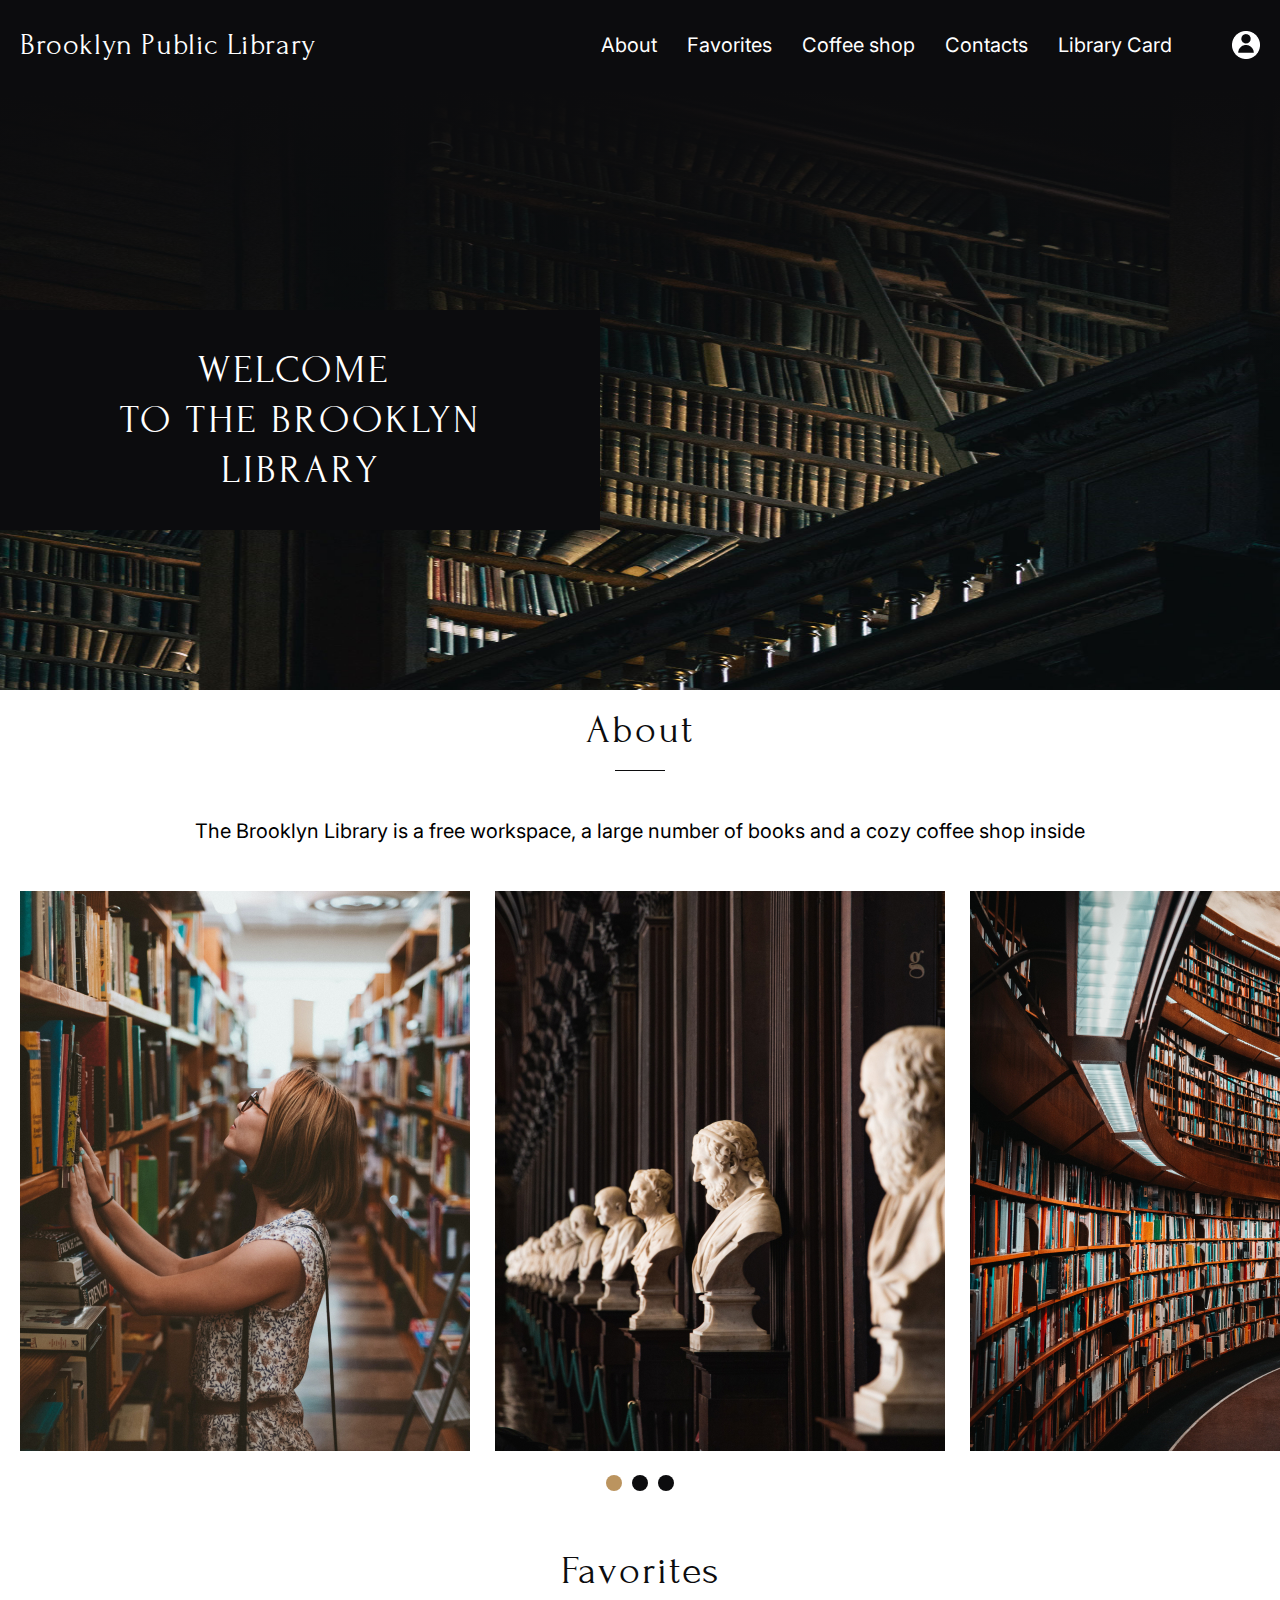
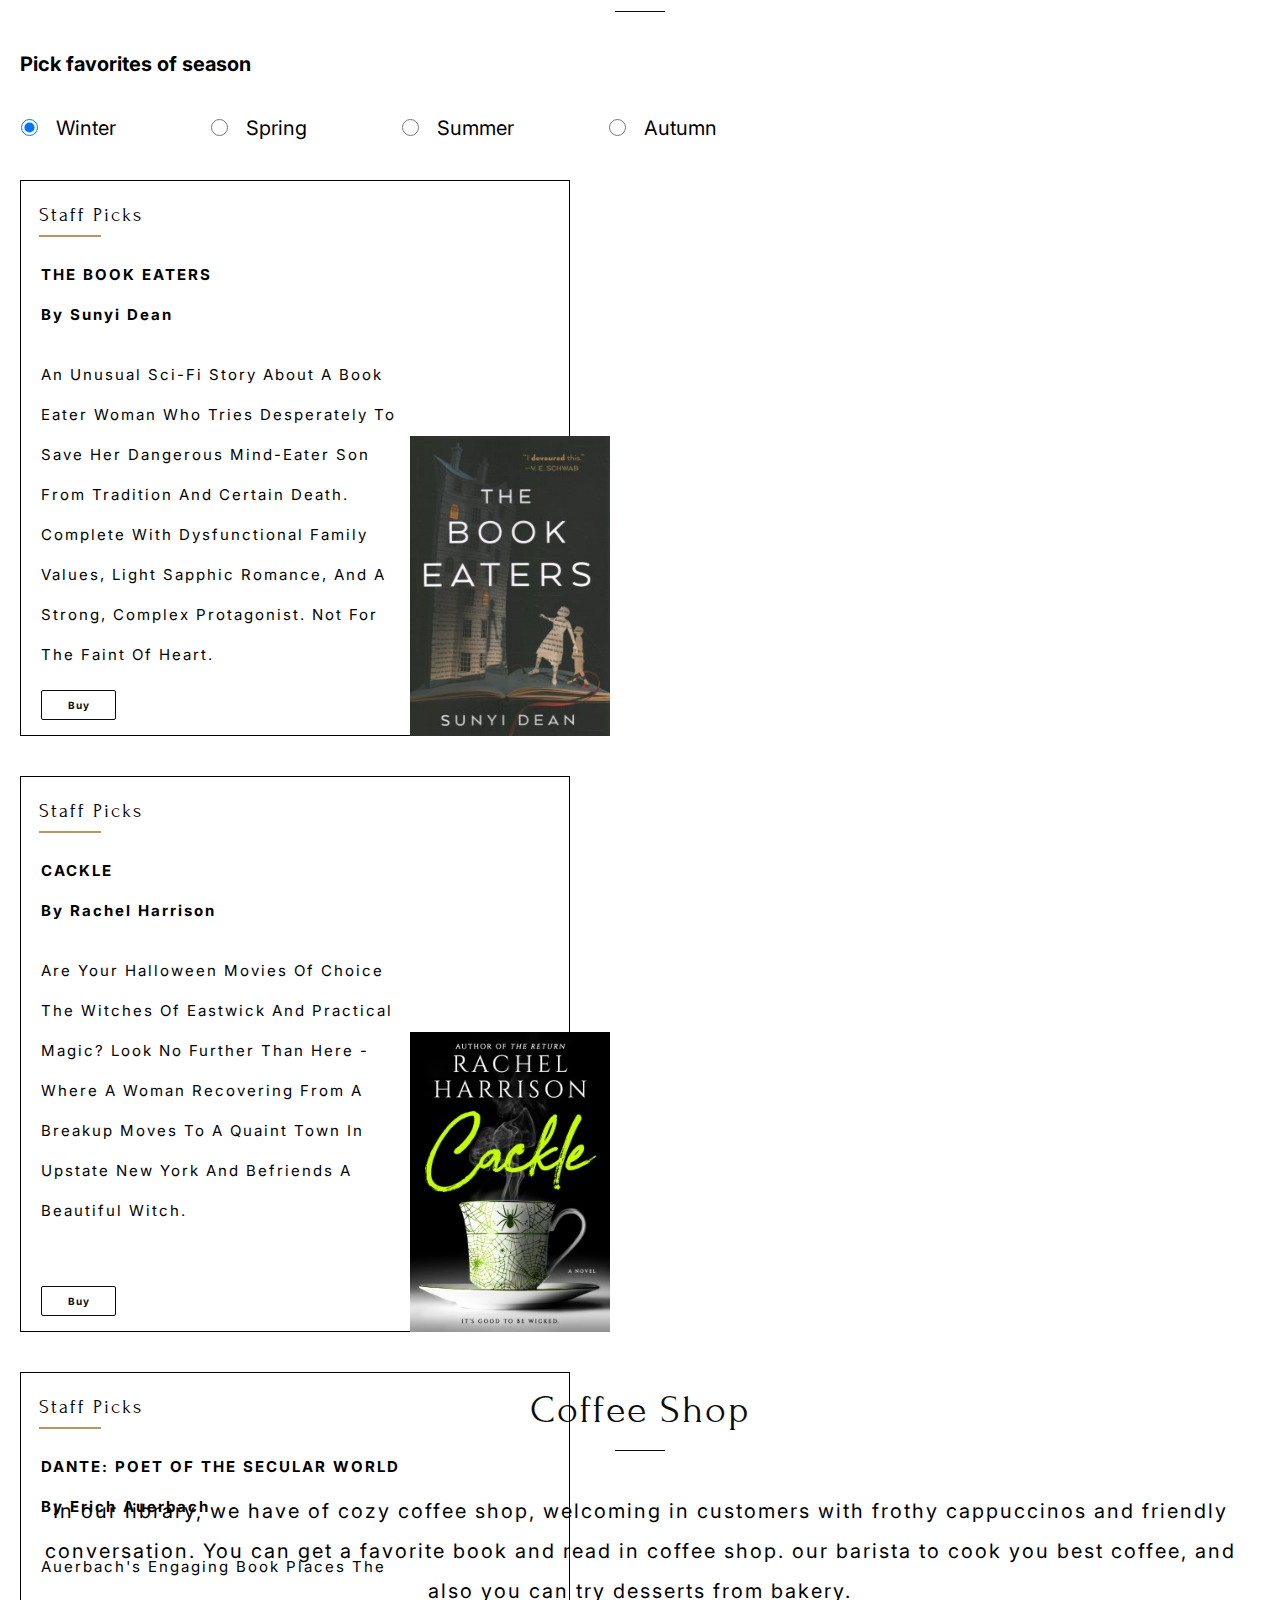
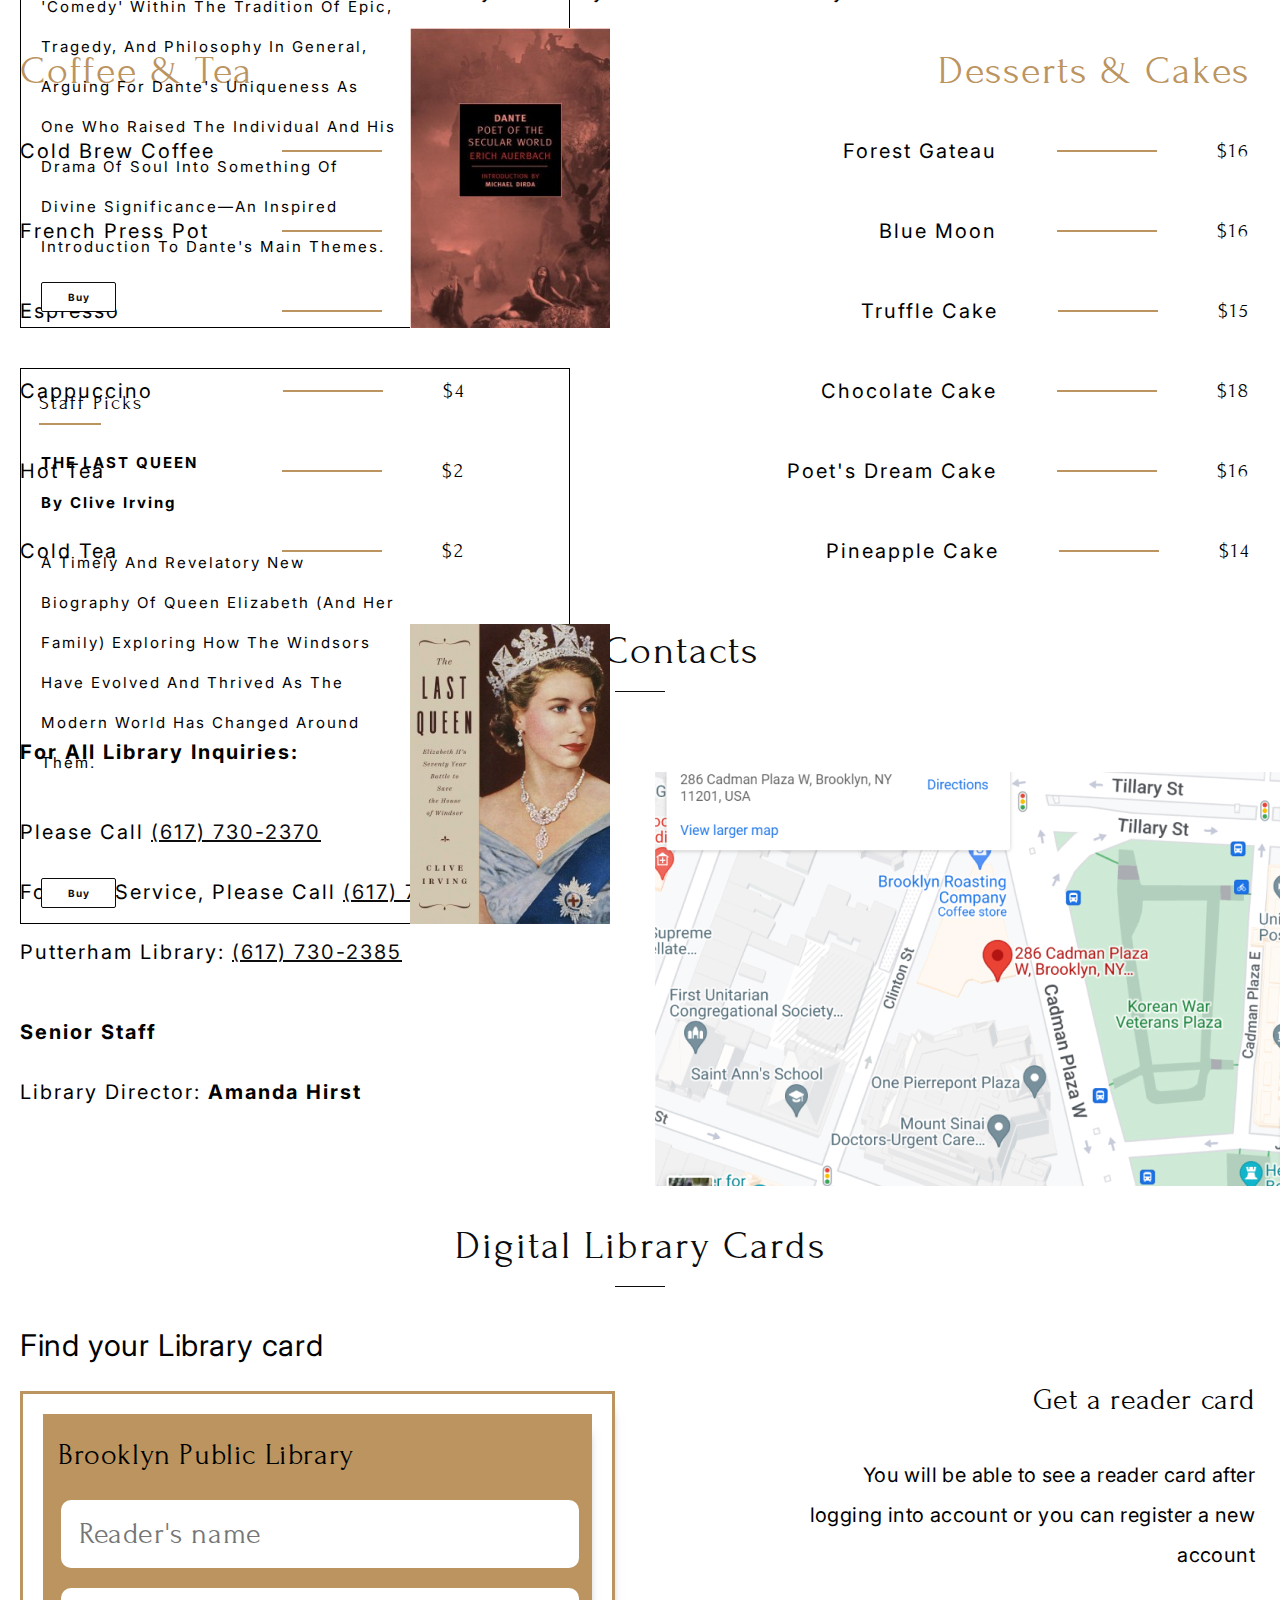
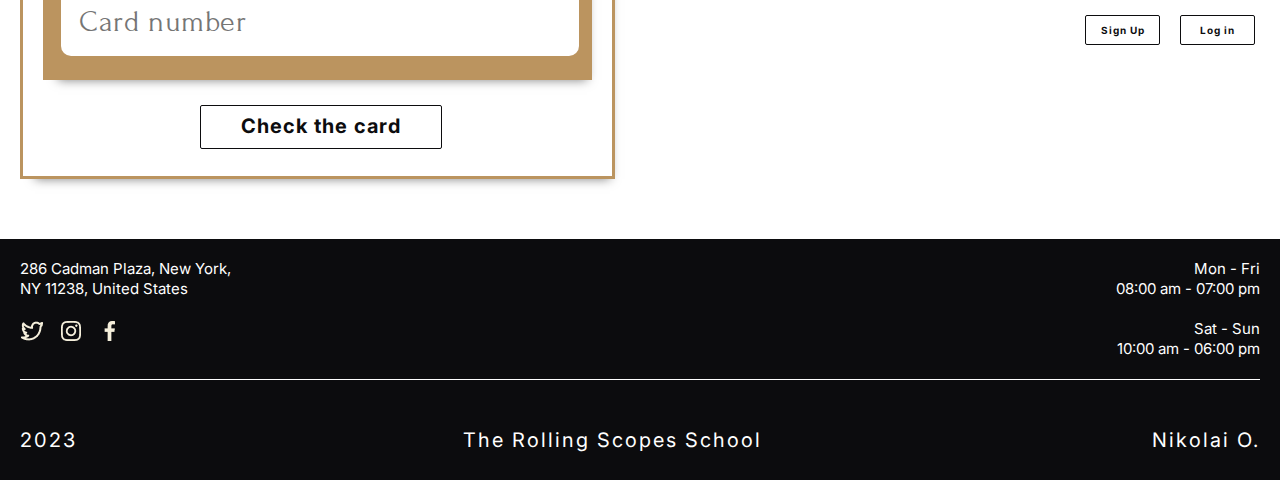
<file: library/index.html>
<!DOCTYPE html>
<html lang="ru">

  <head>
    <meta charset="utf-8">
    <meta http-equiv="X-UA-Compatible" content="IE=edge">
    <meta name="viewport" content="width=device-width, initial-scale=1">
    <link rel="preconnect" href="https://fonts.googleapis.com">
    <link rel="preconnect" href="https://fonts.gstatic.com" crossorigin>
    <link rel="stylesheet" href="https://fonts.googleapis.com/css2?family=Forum&display=swap">
    <link rel="stylesheet" href="https://fonts.googleapis.com/css2?family=Inter:wght@400;700&display=swap">
    <link rel="stylesheet" href="./styles/styles.css">
    <link rel="icon" href="favicon.ico">
    <title>Brooklyn Public Library</title>
  </head>

  <body>

    <div class="container">

      <!-- modal windows -->
      <div class="modal-wrapper" onclick="modal_close();"></div>

        <!-- login -->
        <div class="modal-window modal-login">
          <div class="modal-close-button"><a href="javascript:void(0);" onclick="modal_hide('login');"><img src="./images/close_btn.svg" width="15" height="15" alt="Close"></a></div>
          <div class="logon-container">
            <div class="logon-title">Login</div>
            <form class="logon-form" name="login_form" action="#">
              <div class="logon-input-text">E-mail or readers card</div>
              <input class="logon-input" type="text" name="login_mail" id="login_mail">
              <div class="logon-input-text">Password</div>
              <input class="logon-input" type="password" name="login_password" id="login_password">
              <button class="logon-button login-input-button" type="button" onclick="login();">Log In</button>
              <div class="logon-alternate-text">Don't have an account?
                <a class="logon-alternate-link" href="javascript:void(0);" onclick="modal_switch('login','register');">Register</a>
              </div>
            </form>
          </div>
        </div>

        <!-- register -->
        <div class="modal-window modal-register">
          <div class="modal-close-button"><a href="javascript:void(0);" onclick="modal_hide('register');"><img src="./images/close_btn.svg" width="15" height="15" alt="Close"></a></div>
          <div class="logon-container">
            <div class="logon-title">Register</div>
            <form class="logon-form" name="register_form" action="#">
              <div class="logon-input-text">First name</div>
              <input class="logon-input" type="text" name="register_first_name" id="register_first_name">
              <div class="logon-input-text">Last name</div>
              <input class="logon-input" type="text" name="register_last_name" id="register_last_name">
              <div class="logon-input-text register-input-text">E-mail</div>
              <input class="logon-input" type="text" name="register_mail" id="register_mail">
              <div class="logon-input-text">Password</div>
              <input class="logon-input" type="password" name="register_password" id="register_password">
              <button class="logon-button register-input-button" type="button" onclick="register();">Sign Up</button>
              <div class="logon-alternate-text">Already have an account?
                <a class="logon-alternate-link" href="javascript:void(0);" onclick="modal_switch('register','login');">Login</a>
              </div>
            </form>
          </div>
        </div>

        <!-- buy a card -->
        <div class="modal-window modal-buy">
          <div class="buy-title-container">
            <div class="buy-title-text">Buy a library card</div>
            <div class="buy-close-button"><a href="#" onclick="modal_hide('buy');"><img src="./images/close_btn_white.svg" width="15" height="15" alt="Close"></a></div>
          </div>
          <div class="buy-container">
            <div class="buy-left-side">
              <form class="logon-form" name="card_form" action="#">
                <div class="logon-input-text">Bank card number</div>
                <input class="logon-input" type="text" name="card_number" id="card_number" maxlength="19" size="19">
                <div class="logon-input-text buy-text-exp">Expiration code</div>
                <div class="buy-exp-container">
                  <input class="buy-exp-input" type="text" name="card_mon" id="card_mon" maxlength="2" size="2">
                  <input class="buy-exp-input" type="text" name="card_year" id="card_year" maxlength="2" size="2">
                </div>
                <div class="logon-input-text buy-text-cvc">CVC</div>
                <input class="buy-exp-input" type="text" name="card_cvc" id="card_cvc" maxlength="3" size="3">
                <div class="logon-input-text buy-holder-input">Cardholder name</div>
                <input class="logon-input" type="text" name="card_holder" id="card_holder">
                <div class="logon-input-text">Postal code</div>
                <input class="logon-input" type="text" name="card_postal" id="card_postal">
                <div class="logon-input-text buy-text-city">City / Town</div>
                <input class="logon-input" type="text" name="card_city" id="card_city">
                <div class="buy-price-container">
                  <div><button class="logon-button" type="button" onclick="buy_card()">Buy</button></div>
                  <div class="buy-price">$ 25.00</div>
                </div>
              </form>
            </div>
            <div class="buy-right-side">
              <div class="buy-text">If you are live, work, attend school, or pay property taxes in New York State, you can get a $25 digital library card right now using this online form. Visitors to New York State can also use this form to apply for a temporary card.
              </div>
            </div>
          </div>
        </div>

        <!-- profile -->
        <div class="modal-window modal-profile">
          <div class="profile-container">
            <div class="profile-left-side">
              <div class="profile-initials"><span id="data_initials_profile"></span></div>
              <div class="profile-name"><span id="data_name_profile"></span></div>
            </div>
            <div class="profile-right-side">
              <div class="profile-close-button"><a href="javascript:void(0);" onclick="modal_hide('profile');"><img src="./images/close_btn.svg" width="15" height="15" alt="Close"></a></div>
              <div class="profile-title">My profile</div>
              <div class="profile-statistics-table">
                <div class="statistics-column statistics-column-visits">
                  <div class="statistics-parameter">visits</div>
                  <div class="statistics-icon"><img src="./images/stat_union.svg" width="20" height="21" alt="Visits"></div>
                  <div class="statistics-count"><span id="data_visits_profile"></span></div>
                </div>
                <div class="statistics-column statistics-column-bonuses">
                  <div class="statistics-parameter">bonuses</div>
                  <div class="statistics-icon"><img src="./images/stat_star.svg" width="20" height="21" alt="Bonuses"></div>
                  <div class="statistics-count"><span id="data_bonuses_profile"></span></div>
                </div>
                <div class="statistics-column statistics-column-books">
                  <div class="statistics-parameter">Books</div>
                  <div class="statistics-icon"><img src="./images/stat_book.svg" width="20" height="21" alt="Books"></div>
                  <div class="statistics-count"><span id="data_books_profile"></span></div>
                </div>
              </div>
              <div class="profile-books-title">Rented books</div>
              <div class="profile-books-container">
                <ul class="titles-container" id="data_titles_profile">
                </ul>
              </div>
              <div class="profile-card">
                <div class="profile-card-text">Card number</div>
                <div class="profile-card-number"><span id="data_cardnumber_profile"></span></div>
                <div class="profile-card-copy"><a href="#" onclick="cardnumber_copy();"><img src="./images/stat_copy.svg" width="13" height="12" alt="Copy"></a><span class="cardnumber_copy" id="cardnumber_copied"></span></div>
              </div>
            </div>
          </div>
        </div>

      <header class="header">
        <div class="header-left">
          <h1>Brooklyn Public Library</h1>
        </div>
        <div class="header-right">
          <nav class="nav">
            <ul>
              <li><a class="menu" href="#about">About</a></li>
              <li><a class="menu" href="#favorites">Favorites</a></li>
              <li><a class="menu" href="#coffee-shop">Coffee shop</a></li>
              <li><a class="menu" href="#contacts">Contacts</a></li>
              <li><a class="menu" href="#library-card">Library Card</a></li>
            </ul>
          </nav>

          <!-- user menu -->
          <div class="user-menu">
            <div class="user-container" id="user-menu-noauth">
              <div class="user-menu-header">Profile</div>
              <div class="user-menu-line"></div>
              <ul class="user-menu-links">
                <li><a class="user-link" href="javascript:void(0);" onclick="modal_show('login');">Log In</a></li>
                <li><a class="user-link" href="javascript:void(0);" onclick="modal_show('register');">Register</a></li>
              </ul>
            </div>
            <div class="user-container hidden-area" id="user-menu-auth">
              <div class="user-menu-header"><span id="data_cardnumber_menu"></span></div>
              <div class="user-menu-line"></div>
              <ul class="user-menu-links">
                <li><a class="user-link" href="javascript:void(0);" onclick="modal_show('profile');">My profile</a></li>
                <li><a class="user-link" href="javascript:void(0);" onclick="logout();">Log Out</a></li>
              </ul>
            </div>
          </div>

          <!-- hamburger menu -->
          <div id="mobile-menu" class="mobile-menu">
              <div class="mobile-links-wrapper">
              <div class="mobile-link"><a class="menu" href="#about">About</a></div>
              <div class="mobile-link"><a class="menu" href="#favorites">Favorites</a></div>
              <div class="mobile-link"><a class="menu" href="#coffee-shop">Coffee shop</a></div>
              <div class="mobile-link"><a class="menu" href="#contacts">Contacts</a></div>
              <div class="mobile-link"><a class="menu" href="#library-card">Library Card</a></div>
            </div>
          </div>

          <!-- menu-icons -->
          <!--<a href="#"><svg class="pictogram"><use xlink:href="#pic-user"/></svg></a>-->
          <!--<div class="user"><a href="#" onclick="menu_hide('mobile-menu');" id="data_initials_title"><span class="user-initials pic-user" id="data_initials_menu"></span><img id="user-pic-noauth" class="pic-user" src="./images/pic-user.png" width="28" height="28" alt="User login"></a></div>-->
          <div class="user">
            <a class="user-link" href="javascript:void(0);" onclick="menu_hide('mobile-menu');" id="data_initials_title">
              <div class="pic-user pic-user-auth hidden-area" id="data_initials_menu"></div>
              <div class="pic-user pic-user-noauth" id="pic-user-noauth"></div>
            </a>
          </div>
          <div class="hamburger"><a href="javascript:void(0);" onclick="menu_hide('user-menu');"><img class="pic-hamburger" src="./images/pic-burger.png" width="45" height="34" alt="Hamburger menu"></a></div>
        </div>

      </header>

      <main class="main" onclick="menu_hide('mobile-menu');menu_hide('user-menu');">

        <section class="section-welcome">
          <div class="welcome-overlay"></div>
          <div class="welcome-block">
            <h2 class="welcome-text">Welcome&nbsp;<br>to the Brooklyn Library</h2>
          </div>
        </section>

<!-- Section About -->

        <section class="section-about">
          <h2 class="title"><a id="about"></a>About</h2>
          <div class="title-line"></div>
          <div class="about-text">The Brooklyn Library is a free workspace, a large number of books and a cozy coffee shop inside</div>
          <div class="about-images">
            <div class="about-carretes about-carret-left"><img src="./images/carret_left.svg" width="24" height="24" alt="Previous slide"></div>
            <div class="carousel-wrapper">
              <div class="carousel about-images">
                <div class="carousel-slide slide1"><img src="./images/slider_image_01.jpg" width="450" height="560" alt="image 1"></div>
                <div class="carousel-slide slide2"><img src="./images/slider_image_02.jpg" width="450" height="560" alt="image 2"></div>
                <div class="carousel-slide slide3"><img src="./images/slider_image_03.jpg" width="450" height="560" alt="image 3"></div>
                <div class="carousel-slide slide4"><img src="./images/slider_image_04.jpg" width="450" height="560" alt="image 4"></div>
                <div class="carousel-slide slide5"><img src="./images/slider_image_05.jpg" width="450" height="560" alt="image 5"></div>
              </div>
            </div>
            <div class="about-carretes about-carret-right"><img src="./images/carret_right.svg" width="24" height="24" alt="Nexr slide"></div>
          </div>
          <div class="pagination">
            <div class="pagination-item-wrapper pag-item1">
              <div class="pagination-item pagination-item-active"></div>
            </div>
            <div class="pagination-item-wrapper pag-item2">
              <div class="pagination-item"></div>
            </div>
            <div class="pagination-item-wrapper pag-item3">
              <div class="pagination-item"></div>
            </div>
            <div class="pagination-item-wrapper pag-item4">
              <div class="pagination-item"></div>
            </div>
            <div class="pagination-item-wrapper pag-item5">
              <div class="pagination-item"></div>
            </div>
          </div>
        </section>

<!-- Section Favorites -->

        <section class="section-favorites">
          <h2 class="title"><a id="favorites"></a>Favorites</h2>
          <div class="title-line"></div>
          <form name="favorites_form" action="#" id="favorites_form">
            <div class="favorites-text">Pick favorites of season</div>
            <div class="favorites-seasons">
              <label class="season-wrapper" for="winter">
                <input class="season-radio" type="radio" name="season" id="winter" value="winter" onclick="slider('winter')" checked>
                <span class="season-label">Winter</span>
              </label>
              <label class="season-wrapper" for="spring">
                <input class="season-radio" type="radio" name="season" id="spring" value="spring" onclick="slider('spring')">
                <span class="season-label">Spring</span>
              </label>
              <label class="season-wrapper" for="summer">
                <input class="season-radio" type="radio" name="season" id="summer" value="summer" onclick="slider('summer')">
                <span class="season-label">Summer</span>
              </label>
              <label class="season-wrapper" for="autumn">
                <input class="season-radio" type="radio" name="season" id="autumn" value="autumn" onclick="slider('autumn')">
                <span class="season-label">Autumn</span>
              </label>
            </div>

            <div class="favorites-container">

              <div class="favorites-books slider-books-winter">
                <div class="book-wrapper">
                  <div class="book-staff">Staff Picks</div>
                  <div class="book-line"></div>
                  <div class="book-name">The Book Eaters</div>
                  <div class="book-autor">By Sunyi Dean</div>
                  <p class="book-summary">An unusual sci-fi story about a book eater woman who tries desperately to save her dangerous mind-eater son from tradition and certain death. Complete with dysfunctional family values, light Sapphic romance, and a strong, complex protagonist. Not for the faint of heart.</p>
                  <img class="book-image" src="./images/book_winter_empty.jpg" width="200" height="300" alt="The Book Eaters - Sunyi Dean">
                  <button class="book-button book-id-1" type="button" onclick="buy_book('1');">Buy</button>
                </div>
                <div class="book-wrapper">
                  <div class="book-staff">Staff Picks</div>
                  <div class="book-line"></div>
                  <div class="book-name">Cackle</div>
                  <div class="book-autor">By Rachel Harrison</div>
                  <p class="book-summary">Are your Halloween movies of choice The Witches of Eastwick and Practical Magic? Look no further than here - where a woman recovering from a breakup moves to a quaint town in upstate New York and befriends a beautiful witch.</p>
                  <img class="book-image" src="./images/book_winter_harrison.jpg" width="200" height="300" alt="Cackle - Rachel Harrison">
                  <button class="book-button book-id-2" type="button" onclick="buy_book('2');">Buy</button>
                </div>
                <div class="book-wrapper">
                  <div class="book-staff">Staff Picks</div>
                  <div class="book-line"></div>
                  <div class="book-name">Dante: Poet of the Secular World</div>
                  <div class="book-autor">By Erich Auerbach</div>
                  <p class="book-summary">Auerbach's engaging book places the 'Comedy' within the tradition of epic, tragedy, and philosophy in general, arguing for Dante's uniqueness as one who raised the individual and his drama of soul into something of divine significance—an inspired introduction to Dante's main themes.</p>
                  <img class="book-image" src="./images/book_winter_dante.jpg" width="200" height="300" alt="Dante: Poet of the Secular World - Erich Auerbach">
                  <button class="book-button book-id-3" type="button" onclick="buy_book('3');">Buy</button>
                </div>
                <div class="book-wrapper">
                  <div class="book-staff">Staff Picks</div>
                  <div class="book-line"></div>
                  <div class="book-name">The Last Queen</div>
                  <div class="book-autor">By Clive Irving</div>
                  <p class="book-summary">A timely and revelatory new biography of Queen Elizabeth (and her family) exploring how the Windsors have evolved and thrived as the modern world has changed around them.</p>
                  <img class="book-image" src="./images/book_winter_queen.jpg" width="200" height="300" alt="The Last Queen - Clive Irving">
                  <button class="book-button book-id-4" type="button" onclick="buy_book('4');">Buy</button>
                </div>
              </div>

              <div class="favorites-books slider-books-spring">
                <div class="book-wrapper">
                  <div class="book-staff">Staff Picks</div>
                  <div class="book-line"></div>
                  <div class="book-name">The Body</div>
                  <div class="book-autor">By Stephen King</div>
                  <p class="book-summary">Powerful novel that takes you back to a nostalgic time, exploring both the beauty and danger and loss of innocence that is youth.</p>
                  <img class="book-image" src="./images/book_spring_king.jpg" width="200" height="300" alt="The Body - Stephen King">
                  <button class="book-button book-id-5" type="button" onclick="buy_book('5');">Buy</button>
                </div>
                <div class="book-wrapper">
                  <div class="book-staff">Staff Picks</div>
                  <div class="book-line"></div>
                  <div class="book-name">Carry: A Memoir of Survival on Stolen Land</div>
                  <div class="book-autor">By Toni Jenson</div>
                  <p class="book-summary">This memoir about the author's relationship with gun violence feels both expansive and intimate, resulting in a lyrical indictment of the way things are.</p>
                  <img class="book-image" src="./images/book_spring_carry.jpg" width="200" height="300" alt="Carry: A Memoir of Survival on Stolen Land - Toni Jenson">
                  <button class="book-button book-id-6" type="button" onclick="buy_book('6');">Buy</button>
                </div>
                <div class="book-wrapper">
                  <div class="book-staff">Staff Picks</div>
                  <div class="book-line"></div>
                  <div class="book-name">Days of Distraction</div>
                  <div class="book-autor">By Alexandra Chang</div>
                  <p class="book-summary">A sardonic view of Silicon Valley culture, a meditation on race, and a journal of displacement and belonging, all in one form-defying package of spare prose.</p>
                  <img class="book-image" src="./images/book_spring_chang.jpg" width="200" height="300" alt="Days of Distraction - Alexandra Chang">
                  <button class="book-button book-id-7" type="button" onclick="buy_book('7');">Buy</button>
                </div>
                <div class="book-wrapper">
                  <div class="book-staff">Staff Picks</div>
                  <div class="book-line"></div>
                  <div class="book-name">Dominicana</div>
                  <div class="book-autor">By Angie Cruz</div>
                  <p class="book-summary">A fascinating story of a teenage girl who marries a man twice her age with the promise to bring her to America. Her marriage is an opportunity for her family to eventually immigrate. For fans of Isabel Allende and Julia Alvarez.</p>
                  <img class="book-image" src="./images/book_spring_cruz.jpg" width="200" height="300" alt="Dominicana - Angie Cruz">
                  <button class="book-button book-id-8" type="button" onclick="buy_book('8');">Buy</button>
                </div>
              </div>

              <div class="favorites-books slider-books-summer">
                <div class="book-wrapper">
                  <div class="book-staff">Staff Picks</div>
                  <div class="book-line"></div>
                  <div class="book-name">Crude: A Memoir</div>
                  <div class="book-autor">By Pablo Fajardo & Sophie Tardy-Joubert</div>
                  <p class="book-summary">Drawing and color by Damien Roudeau | This book illustrates the struggles of a group of indigenous Ecuadoreans as they try to sue the ChevronTexaco company for damage their oil fields did to the Amazon and her people</p>
                  <img class="book-image" src="./images/book_summer_memuar.jpg" width="200" height="300" alt="Crude: A Memoir - Pablo Fajardo & Sophie Tardy-Joubert">
                  <button class="book-button book-id-9" type="button" onclick="buy_book('9');">Buy</button>
                </div>
                <div class="book-wrapper">
                  <div class="book-staff">Staff Picks</div>
                  <div class="book-line"></div>
                  <div class="book-name">Let My People Go Surfing</div>
                  <div class="book-autor">By Yvon Chouinard</div>
                  <p class="book-summary">Chouinard—climber, businessman, environmentalist—shares tales of courage and persistence from his experience of founding and leading Patagonia, Inc. Full title: Let My People Go Surfing: The Education of a Reluctant Businessman, Including 10 More Years of Business Unusual.</p>
                  <img class="book-image" src="./images/book_summer_chouinard.jpg" width="200" height="300" alt="Let My People Go Surfing - Yvon Chouinard">
                  <button class="book-button book-id-10" type="button" onclick="buy_book('10');">Buy</button>
                </div>
                <div class="book-wrapper">
                  <div class="book-staff">Staff Picks</div>
                  <div class="book-line"></div>
                  <div class="book-name">The Octopus Museum: Poems</div>
                  <div class="book-autor">By Brenda Shaughnessy</div>
                  <p class="book-summary">This collection of bold and scathingly beautiful feminist poems imagines what comes after our current age of environmental destruction, racism, sexism, and divisive politics.</p>
                  <img class="book-image" src="./images/book_summer_poems.jpg" width="200" height="300" alt="The Octopus Museum: Poems - Brenda Shaughnessy">
                  <button class="book-button book-id-11" type="button" onclick="buy_book('11');">Buy</button>
                </div>
                <div class="book-wrapper">
                  <div class="book-staff">Staff Picks</div>
                  <div class="book-line"></div>
                  <div class="book-name">Shark Dialogues: A Novel</div>
                  <div class="book-autor">By Kiana Davenport</div>
                  <p class="book-summary">An epic saga of seven generations of one family encompasses the tumultuous history of Hawaii as a Hawaiian woman gathers her four granddaughters together in an erotic tale of villains and dreamers, queens and revolutionaries, lepers and healers.</p>
                  <img class="book-image" src="./images/book_summer_kiana.jpg" width="200" height="300" alt="Shark Dialogues: A Novel - Kiana Davenport">
                  <button class="book-button book-id-12" type="button" onclick="buy_book('12');">Buy</button>
                </div>
              </div>

              <div class="favorites-books slider-books-autumn">
                <div class="book-wrapper">
                  <div class="book-staff">Staff Picks</div>
                  <div class="book-line"></div>
                  <div class="book-name">Casual Conversation</div>
                  <div class="book-autor">By Renia White</div>
                  <p class="book-summary">White's impressive debut collection takes readers through and beyond the concepts of conversation and the casual - both what we say to each other and what we don't, examining the possibilities around how we construct and communicate identity.</p>
                  <img class="book-image" src="./images/book_autumn_white.jpg" width="200" height="300" alt="Casual Conversation - Renia White">
                  <button class="book-button book-id-13" type="button" onclick="buy_book('13');">Buy</button>
                </div>
                <div class="book-wrapper">
                  <div class="book-staff">Staff Picks</div>
                  <div class="book-line"></div>
                  <div class="book-name">The Great Fire</div>
                  <div class="book-autor">By Lou Ureneck</div>
                  <p class="book-summary">The harrowing story of an ordinary American and a principled Naval officer who, horrified by the burning of Smyrna, led an extraordinary rescue effort that saved a quarter of a million refugees from the Armenian Genocide.</p>
                  <img class="book-image" src="./images/book_autumn_ureneck.jpg" width="200" height="300" alt="The Great Fire - Lou Ureneck">
                  <button class="book-button book-id-14" type="button" onclick="buy_book('14');">Buy</button>
                </div>
                <div class="book-wrapper">
                  <div class="book-staff">Staff Picks</div>
                  <div class="book-line"></div>
                  <div class="book-name">Rickey: The Life and Legend</div>
                  <div class="book-autor">By Howard Bryant</div>
                  <p class="book-summary">With the fall rolling around, one can't help but think of baseball's postseason coming up! And what better way to prepare for it than reading the biography of one of the game's all-time greatest performers, the Man of Steal, Rickey Henderson?</p>
                  <img class="book-image" src="./images/book_autumn_rickey.jpg" width="200" height="300" alt="Rickey: The Life and Legend - Howard Bryant">
                  <button class="book-button book-id-15" type="button" onclick="buy_book('15');">Buy</button>
                </div>
                <div class="book-wrapper">
                  <div class="book-staff">Staff Picks</div>
                  <div class="book-line"></div>
                  <div class="book-name">Slug: And Other Stories</div>
                  <div class="book-autor">By Megan Milks</div>
                  <p class="book-summary">Exes Tegan and Sara find themselves chained together by hairballs of codependency. A father and child experience the shared trauma of giving birth to gods from their wounds.</p>
                  <img class="book-image" src="./images/book_autumn_slug.jpg" width="200" height="300" alt="Slug: And Other Stories - Megan Milks">
                  <button class="book-button book-id-16" type="button" onclick="buy_book('16');">Buy</button>
                </div>
              </div>
            </div>

          </form>
        </section>

<!-- Section Coffee Shop -->

        <section class="section-coffee-shop">
          <h2 class="title"><a id="coffee-shop"></a>Coffee Shop</h2>
          <div class="title-line"></div>
          <div class="coffee-shop-text">In our library, we have of cozy coffee shop, welcoming in customers with frothy cappuccinos and friendly conversation. You can get a favorite book and read in coffee shop. our barista to cook you best coffee, and also you can try desserts from bakery.
          </div>
          <div class="coffee-menu-wrapper">
            <div class="coffee-menu-column-left">
              <div class="coffee-menu-drikns">Coffee & Tea</div>
              <ul class="coffee-menu-item">
                <li class="menu-item-name">Cold Brew Coffee</li>
                <li class="menu-item-line"></li>
                <li class="menu-item-price">$3</li>
                </ul>
              <ul class="coffee-menu-item">
                <li class="menu-item-name">French Press Pot</li>
                <li class="menu-item-line"></li>
                <li class="menu-item-price">$5</li>
              </ul>
              <ul class="coffee-menu-item">
                <li class="menu-item-name">Espresso</li>
                <li class="menu-item-line"></li>
                <li class="menu-item-price">$2</li>
              </ul>
              <ul class="coffee-menu-item">
                <li class="menu-item-name">Cappuccino</li>
                <li class="menu-item-line"></li>
                <li class="menu-item-price">$4</li>
              </ul>
              <ul class="coffee-menu-item">
                <li class="menu-item-name">Hot tea</li>
                <li class="menu-item-line"></li>
                <li class="menu-item-price">$2</li>
              </ul>
              <ul class="coffee-menu-item">
                <li class="menu-item-name">Cold tea</li>
                <li class="menu-item-line"></li>
                <li class="menu-item-price">$2</li>
              </ul>
            </div>
            <div class="coffee-menu-column-right">
              <div class="coffee-menu-cakes">Desserts & Cakes</div>
              <ul class="coffee-menu-item">
                <li class="menu-item-name">Forest Gateau</li>
                <li class="menu-item-line"></li>
                <li class="menu-item-price">$16</li>
              </ul>
              <ul class="coffee-menu-item">
                <li class="menu-item-name">Blue Moon</li>
                <li class="menu-item-line"></li>
                <li class="menu-item-price">$16</li>
              </ul>
              <ul class="coffee-menu-item">
                <li class="menu-item-name">Truffle Cake</li>
                <li class="menu-item-line"></li>
                <li class="menu-item-price">$15</li>
              </ul>
              <ul class="coffee-menu-item">
                <li class="menu-item-name">Chocolate Cake</li>
                <li class="menu-item-line"></li>
                <li class="menu-item-price">$18</li>
              </ul>
              <ul class="coffee-menu-item">
                <li class="menu-item-name">Poet's Dream Cake</li>
                <li class="menu-item-line"></li>
                <li class="menu-item-price">$16</li>
              </ul>
              <ul class="coffee-menu-item">
                <li class="menu-item-name">Pineapple Cake</li>
                <li class="menu-item-line"></li>
                <li class="menu-item-price">$14</li>
              </ul>
            </div>
          </div>
        </section>

<!-- Section Our Contacts -->

        <section class="section-our-contacts">
          <h2 class="title"><a id="contacts"></a>Our Contacts</h2>
          <div class="title-line"></div>
          <div class="contacts-wrapper">
            <div class="contacts-address">
              <div class="contacts-text contacts-text-header1">For all Library inquiries:</div>
              <div class="contacts-text">Please call <a href="tel:(617)730-2370">(617) 730-2370</a></div>
              <div class="contacts-text">For TTY service, please call <a href="tel:(617)730-2370">(617) 730-2370</a></div>
              <div class="contacts-text">Putterham Library: <a href="tel:(617)730-2385">(617) 730-2385</a></div>
              <div class="contacts-text contacts-text-header2">Senior Staff</div>
              <div class="contacts-text">Library Director: <span class="bold">Amanda Hirst</span></div>
            </div>
            <div class="contacts-map"><img src="./images/contacts.jpg" width="696" height="414" alt="map"></div>
          </div>
        </section>

<!-- Section Library Card -->

        <section class="section-library-card">
          <h2 class="title"><a id="library-card"></a>Digital Library Cards</h2>
          <div class="title-line"></div>
          <form name="reader_form" action="#">
            <div class="find-form-header">Find your Library card</div>
            <div class="card-wrapper">
              <div class="card-find-form">
                <div class="find-form-wrapper box-shadow">
                  <div class="find-form-block box-shadow">
                    <div class="find-form-text">Brooklyn Public Library</div>
                    <input class="find-form-input" type="text" name="reader_name" id="data_name_dlc" placeholder="Reader's name">
                    <input class="find-form-input" type="text" name="reader_card" id="data_cardnumber_dlc" placeholder="Card number">
                  </div>
                  <div class="find-form-submit-wrapper" id="library-card-left-noauth">
                    <button class="find-form-button" type="button" id="find-form" onclick="check_card();">Check the card</button>
                  </div>
                  <div class="find-form-statistics-container hidden-area" id="library-card-left-auth">
                      <div class="find-form-statistics-column find-form-statistics-column-visits">
                        <div class="find-form-statistics-parameter">visits</div>
                        <div class="find-form-statistics-icon"><img src="./images/stat_union.svg" width="20" height="21" alt="Visits"></div>
                        <div class="find-form-statistics-count"><span id="data_visits_dlc"></span></div>
                      </div>
                      <div class="find-form-statistics-column find-form-statistics-column-bonuses">
                        <div class="find-form-statistics-parameter">bonuses</div>
                        <div class="find-form-statistics-icon"><img src="./images/stat_star.svg" width="20" height="21" alt="Bonuses"></div>
                        <div class="find-form-statistics-count"><span id="data_bonuses_dlc"></span></div>
                      </div>
                      <div class="find-form-statistics-column find-form-statistics-column-books">
                        <div class="find-form-statistics-parameter">Books</div>
                        <div class="find-form-statistics-icon"><img src="./images/stat_book.svg" width="20" height="21" alt="Books"></div>
                        <div class="find-form-statistics-count"><span id="data_books_dlc"></span></div>
                      </div>
                  </div>
                </div>
              </div>
              <div class="card-login-form" id="library-card-right-noauth">
                <div class="login-form-header">Get a reader card</div>
                <div class="login-form-text">You will be able to see a reader card after logging into account or you can register a new account</div>
                <div class="login-form-wrapper">
                  <div class="login-form-submit-wrapper">
                    <button class="login-form-button" type="button" onclick="modal_show('register');">Sign Up</button>
                    <button class="login-form-button" type="button" onclick="modal_show('login');">Log in</button>
                  </div>
                </div>
              </div>
              <div class="card-login-form hidden-area" id="library-card-right-auth">
                <div class="login-form-header">Visit your profile</div>
                <div class="login-form-text">With a digital library card you get free access to the Library's wide array of digital resources including e-books, databases, educational resources, and more.</div>
                <div class="login-form-wrapper">
                  <div class="login-form-submit-wrapper">
                    <button class="login-form-button" type="button" onclick="modal_show('profile');">Profile</button>
                  </div>
                </div>
              </div>
            </div>
          </form>
        </section>

      </main>

<!-- Section Footer -->

      <footer class="footer">
        <div class="footer-container">
          <div class="footer-address"><a href="https://goo.gl/maps/SgcJZs42KR9JcWGQ7" class="footer-link">286 Cadman Plaza, New York, NY 11238, United States</a></div>
          <div class="footer-opening">Mon - Fri <br>08:00 am - 07:00 pm</div>
        </div>
        <div class="footer-container">
          <ul class="footer-social">
            <li><a href="https://twitter.com/somebody/"><img src="./images/pic-twitter.png" alt="Twitter"></a></li>
            <li><a href="https://instagram.com/somebody/"><img src="./images/pic-instagram.png" alt="Instagram"></a></li>
            <li><a href="https://facebook.com/somebody/"><img src="./images/pic-facebook.png" alt="Facebook"></a></li>
          </ul>
          <div class="footer-opening">Sat - Sun <br>10:00 am - 06:00 pm</div>
        </div>
        <div class="footer-line"></div>
        <div class="footer-container">
          <div class="footer-year">2023</div>
          <div class="footer-school"><a class="footer-link" href="https://rs.school/js-stage0/">The Rolling Scopes School</a></div>
          <div class="footer-student"><a class="footer-link" href="https://github.com/nikov4">Nikolai O.</a></div>
        </div>

      </footer>

    </div>
    <script src="./scripts/scripts.js"></script>
    <script src="./scripts/index.js"></script>
  </body>
</html>
</file>
<file: library/styles/styles.css>
html {
  width: 100%;
  height: 100%;
  scroll-behavior: smooth;
}

body {
  width: 100%;
  height: 100%;
  background: #C2C2C2;
  padding: 0;
  margin: 0;
}

h1 {
  color: white;
  font-size: 30px;
  font-family: Forum;
  font-weight: 400;
  line-height: 50px;
  letter-spacing: 0.60px;
}

p, h2, ul, form {
  padding: 0;
  margin: 0;
}

ul {
  list-style-type: none;
}

a {
  color: #0c0c0e;
  text-decoration: underline;
}

a.menu, a.footer-link, a.menu:link, a.menu:active, a.menu:visited {
  color: white;
  text-decoration: none;
}

a.menu:hover {
  color: #bb945f;
  text-decoration: underline;
  cursor: pointer;
}

a.user-link {
  text-decoration: none;
}

.bold {
  font-weight: 700;
}

.small-font {
  font-size: smaller;
}

.box-shadow {
  box-shadow: 5px 10px 10px -10px rgba(0,0,0,0.5);
}

.container {
  width: 100%;
  max-width: 1440px;
  min-height: 100%;
  position: relative;
  margin-left: auto;
  margin-right: auto;
  background: white;
  overflow: hidden;
}

.header {
  max-width: 1440px;
  display: flex;
  flex-direction: row;
  justify-content: space-between;
  align-items: flex-start;
  height: 90px;
  position: relative;
  background-color: #0C0C0E;
}

.header-left {
  display: inline-flex;
  justify-content: left;
  margin-left: 20px;
}

.header-right {
  display: inline-flex;
  justify-content: right;
  margin-top: 20px;
}

.nav {
  height: 50px;
  display: inline-flex;
  justify-content: space-evenly;
  margin-right: 40px;
}

.nav ul {
  display: inline-flex;
  flex-wrap: wrap ;
  flex-direction: row;
  justify-content: space-evenly;
  gap: 30px;
}

.nav li {
  display: inline-flex;
  color: white;
  font-size: 20px;
  font-family: Inter;
  font-weight: 400;
  line-height: 50px;
}

/*svg.pictogram {
	width: 28px;
	height: 28px;
  margin-top: 10px;
  margin-right: 20px;
}*/

.main {
  width: 100%;
  margin-left: auto;
  margin-right: auto;
}

/* Section Welcome */

.section-welcome {
  width: 100%;
  margin-left: auto;
  margin-right: auto;
  display: inline-flex;
  flex-direction: column;
  justify-content: flex-start;
  text-align: flex-start;
  height: 600px;
  position: relative;
  background: url(../images/welcome_big.jpg);
  background-position: center;
  background-size: 100% 100dvb;
  background-repeat: no-repeat;
  /*background: linear-gradient(180deg, #0C0C0E 0%, #0C0C0E 0%, rgba(18.33, 18.33, 21.25, 0.10) 100%), url(../images/welcome.jpg);*/
}

.welcome-overlay {
  max-width: 100%;
  height: 300px;
  background: linear-gradient(180deg, #0C0C0E 0%, #0C0C0E 0%, rgba(18.33, 18.33, 21.25, 0.10) 100%);
}

.welcome-block {
  position: absolute;
  text-align: center;
  max-width: 600px;
  height: 220px;
  padding-top: 220px;
}

.welcome-text {
  padding-left: 40px;
  padding-right: 40px;
  padding-top: 35px;
  padding-bottom: 35px;
  background: #0C0C0E;
  color: white;
  font-size: 40px;
  font-family: Forum;
  font-weight: 400;
  text-transform: uppercase;
  line-height: 50px;
  letter-spacing: 3px;
}

.title {
  text-align: center;
  color: #0C0C0E;
  font-size: 40px;
  font-family: Forum;
  font-weight: 400;
  text-transform: capitalize;
  line-height: 40px;
  letter-spacing: 2px;
}

.title-line {
  text-align: center;
  margin-left: auto;
  margin-right: auto;
  width: 50px;
  height: 1px;
  margin-top: 20px;
  background: #0C0C0E;
  margin-bottom: 40px;
}

/* Section About */

.section-about {
  width: 100%;
  margin-right: auto;
  margin-left: auto;
  padding-top: 20px;
}

.about-text {
  text-align: center;
  color: black;
  font-size: 20px;
  font-family: Inter;
  font-weight: 400;
  line-height: 40px;
  margin-left: 40px;
  margin-right: 40px;
}

.about-images {
  display: flex;
  flex-direction: center;
  justify-content: flex-start;
  align-items: center;
  margin-top: 20px;
  margin-left: 10px;
  margin-right: 20px;
  gap: 25px;
}

.about-image-item {
  width: 450px;
  height: 560px;
}

.about-carretes {
  display: none;
  position: absolute;
  z-index: 99;
}

.about-carretes:hover {
  color: #bb945f;
  cursor: pointer;
}

.about-carret-left{
  margin-right: 26px;
  margin-top: 48px;
}

.about-carret-right{
  margin-left: 586px;
  margin-top: 48px;
}

.carousel {
  transition-duration: 1s;
  transition-property: all;
  transition-delay: 0.1s;
  transition-timing-function: ease-in-out;
}

/*
.slide1, .slide2, .slide3 {
  display: inline;
}

.slide4, .slide5  {
  display: none;
}
*/

.slide-hide {
  visibility: hidden;
  transition-delay: 1s;
  transition-timing-function: ease-in-out;
  opacity: 0;
  animation-name: fadeOut;
  animation-delay: 0s;
  animation-duration: 1s;
  animation-timing-function: linear;
}

.pag-item1, .pag-item2, .pag-item3 {
  display: inline;
}

.pag-item4, .pag-item5 {
  display: none;
}

.pagination {
  display: flex;
  flex-direction: row;
  justify-content: center;
  align-items: center;
  height: 16px;
  margin-top: 20px;
}

.pagination-item {
  width: 16px;
  height: 16px;
  background: #0C0C0E;
  border-radius: 50px;
  margin-top: 5px;
  margin-right: 5px;
  margin-bottom: 5px;
  margin-left: 5px;
}

.pagination-item-wrapper {
  width: 26px;
  height: 26px;
  border-radius: 50px;
  cursor: pointer;
}

.pagination-item-active {
  background: #BB945F;
  cursor: default;
}

/* Section Favorites */

.section-favorites {
  width: 100%;
  height: 1439px;
  margin-left: auto;
  margin-right: auto;
  margin-top: 60px;
}

.favorites-text {
  text-align: left;
  margin-left: 20px;
  color: black;
  font-size: 20px;
  font-family: Inter;
  font-weight: 700;
  margin-top: 40px;
}

.favorites-seasons {
  /*max-width: 50%;*/
  display: flex;
  flex-direction: row;
  justify-content: flex-start;
  flex-wrap: wrap;
  margin-left: 16px;
  margin-top: 40px;
  gap: 75px;
}

.season-label {
  color: black;
  margin-left: 15px;
  margin-right: 15px;
  font-size: 20px;
  font-family: Inter;
  font-weight: 400;
}

.season-wrapper {
  display: inline-flex;
  cursor: pointer;
}

.season-radio {
  width: 17px;
  height: 17px;
  padding-left: 5px;
  padding-right: 5px;
  padding-top: 5px;
  padding-bottom: 5px;
}

.favorites-container {
  position: relative;
}

.favorites-books {
  position: absolute;
  width: 98%;
  height: 555px;
  display: flex;
  flex-direction: row;
  justify-content: space-between safe;
  align-items: center;
  flex-wrap: wrap;
  height: auto;
  margin-left: 0px;
  margin-top: 40px;
  gap: 40px 245px;
  /*transition: opacity 1s;*/
  opacity: 0;
}

.favorites-slide-show {
  opacity: 1;
  animation-name: fadeIn;
  animation-delay: 0s;
  animation-duration: 2s;
  animation-timing-function: linear;
}

@keyframes fadeIn {
  0% { opacity: 0 }
  100% { opacity: 1 }
}

.favorites-slide-hide {
  opacity: 0;
  animation-name: fadeOut;
  animation-delay: 0s;
  animation-duration: 1s;
  animation-timing-function: linear;
}

@keyframes fadeOut {
  0% { opacity: 1 }
  100% { opacity: 0 }
}

.book-wrapper {
  position: relative;
  display: inline-block;
  width: 548px;
  height: 554px;
  border: 0.50px black solid;
  margin-left: 20px;
  margin-top: 0px;
}

.book-image {
  position: absolute;
  bottom: -1px;
  right: -41px;
  width: 200px;
  height: 300px;
}

.book-button {
  position: absolute;
  bottom: 15px;
  left: 20px;
  width: 75px;
  height: 30px;
  border-radius: 2px;
  border: 0.50px #0C0C0E solid;
  text-align: center;
  color: #0C0C0E;
  font-size: 10px;
  font-family: Inter;
  font-weight: 700;
  letter-spacing: 1px;
  background: white;
  z-index: 2;
}

.book-button:hover {
  background: #BB945F;
}

.button-disabled {
  border: 0.50px #BB945F solid;
  color: #BB945F;
}

.button-disabled:hover {
  background: white;
}

.book-staff {
  margin-top: 14px;
  margin-left: 18px;
  color: black;
  font-size: 20px;
  font-family: Forum;
  font-weight: 400;
  text-transform: capitalize;
  line-height: 40px;
  letter-spacing: 2px;
}

.book-line {
  margin-top: 0px;
  margin-left: 18px;
  width: 60px;
  height: 0px;
  border: 0.50px #BB945F solid;
}

.book-name {
  margin-top: 18px;
  margin-left: 20px;
  color: black;
  font-size: 15px;
  font-family: Inter;
  font-weight: 700;
  text-transform: uppercase;
  line-height: 40px;
  letter-spacing: 2px;
}

.book-autor {
  margin-left: 20px;
  color: black;
  font-size: 15px;
  font-family: Inter;
  font-weight: 700;
  text-transform: capitalize;
  line-height: 40px;
  letter-spacing: 2px;
}

.book-summary {
  margin-top: 20px;
  margin-left: 20px;
  width: 355px;
  color: black;
  font-size: 15px;
  font-family: Inter;
  font-weight: 400;
  text-transform: capitalize;
  line-height: 40px;
  letter-spacing: 2px;
}

/* Section Coffee Shop */

.section-coffee-shop {
  width: 100%;
  margin-left: auto;
  margin-right: auto;
  /*margin-top: 60px;*/
}

.coffee-shop-text {
  text-align: center;
  margin-top: 40px;
  color: black;
  font-size: 20px;
  font-family: Inter;
  font-weight: 400;
  line-height: 40px;
  letter-spacing: 2px;
  margin-left: 20px;
  margin-right: 20px;
}

.coffee-menu-wrapper {
  width: 100%;
  margin-left: auto;
  margin-right: auto;
  display: flex;
  flex-direction: row;
  justify-content: space-between;
  margin-top: 40px;
}

.coffee-menu-column-left {
  width: 445px;
  display: flex;
  flex-direction: column;
  justify-content: flex-start;
  align-items: space-between;
  margin-left: 20px;
  gap: 40px;
}

.coffee-menu-column-right {
  display: inline-flex;
  flex-direction: column;
  justify-content: flex-end;
  align-items: flex-end;
  gap: 40px;
  margin-right: 30px;
}

.coffee-menu-drikns {
  color: #BB945F;
  font-size: 40px;
  font-family: Forum;
  font-weight: 400;
  text-transform: capitalize;
  line-height: 40px;
  letter-spacing: 2px;
}

.coffee-menu-cakes {
  text-align: right;
  color: #BB945F;
  font-size: 40px;
  font-family: Forum;
  font-weight: 400;
  text-transform: capitalize;
  line-height: 40px;
  letter-spacing: 2px;
}

.coffee-menu-item {
  display: flex;
  align-items: center;
  flex-direction: row;
  gap: 60px;
}

.menu-item-name {
  flex-grow: 2;
  color: black;
  font-size: 20px;
  font-family: Inter;
  font-weight: 400;
  text-transform: capitalize;
  line-height: 40px;
  letter-spacing: 2px;
  word-wrap: break-word
}

.menu-item-line {
  width: 100px;
  height: 2px;
  background: #BB945F;
}

.menu-item-price {
  color: black;
  font-size: 20px;
  font-family: Forum;
  font-weight: 400;
  text-transform: capitalize;
  line-height: 40px;
  letter-spacing: 2px;
}

/* Section Our Contacts */

.section-our-contacts {
  width: 100%;
  margin-left: auto;
  margin-right: auto;
  margin-top: 60px;
}

.contacts-wrapper {
  display: flex;
  flex-direction: row;
  justify-content: space-between;
  align-items: flex-start;
  margin-bottom: 40px;
  margin-top: 28px;
  gap: 100px;
}

.contacts-address {
  margin-left: 20px;
}

.contacts-text {
  width: 506px;
  color: black;
  font-size: 20px;
  font-family: Inter;
  font-weight: 400;
  text-transform: capitalize;
  line-height: 40px;
  letter-spacing: 2px;
  word-wrap: normal;
  margin-bottom: 20px;
}

.contacts-text-header1 {
  margin-bottom: 40px;
  font-weight: 700;
}

.contacts-text-header2 {
  margin-top: 40px;
  margin-bottom: 20px;
  font-weight: 700;
}

.contacts-map {
  align-self: center;
  margin-top: 40px;
  height: 414px;
  margin-right: 25px;
  margin-left: 20px;
}

/* Section Library Card */

.section-library-card {
  width: 100%;
  margin-left: auto;
  margin-right: auto;
}

.card-wrapper {
  width: 100%;
  display: flex;
  flex-direction: row;
  justify-content: space-between;
  align-items: flex-start;
  margin-top: 28px;
  gap: 10px;
}

.card-find-form {
  margin-top: -30px;
  margin-left: 20px;
  margin-bottom: 20px;
}

.find-form-header {
  align-self: center;
  color: black;
  font-size: 30px;
  font-family: Inter;
  font-weight: 400;
  letter-spacing: 0.60px;
  margin-top: 0px;
  margin-left: 20px;
}

.find-form-wrapper {
  width: 589px;
  height: 382px;
  background: white;
  border: 3px #BB945F solid;
  margin-top: 30px;
  margin-left: 0px;
}

.find-form-block {
  margin-top: 20px;
  margin-left: 20px;
  margin-right: 20px;
  padding-bottom: 24px;
  background: #BB945F;
}

.find-form-text {
  padding-top: 16px;
  margin-left: 15px;
  color: black;
  font-size: 30px;
  font-family: Forum;
  font-weight: 400;
  line-height: 50px;
  letter-spacing: 0.60px;
}

.find-form-input {
  margin-top: 20px;
  margin-left: 18px;
  padding-left: 18px;
  padding-right: 20px;
  border: 0;
  width: 480px;
  height: 66px;
  background: white;
  border-radius: 10px;
  color: #8E8E8E;
  font-size: 30px;
  font-family: Forum;
  font-weight: 400;
  line-height: 50px;
  letter-spacing: 0.60px;
}

.checkcard-input-error {
  background: #ff6f6f;
}

.find-form-submit-wrapper {
  width: 595px;
  display: inline-flex;
  justify-content: center;
  align-items: center;
}

.find-form-button {
  width: 242px;
  height: 44 px;
  margin-left: 0px;
  margin-top: 25px;
  padding-top: 8px;
  padding-bottom: 10px;
  border-radius: 2px;
  border: 0.50px #0C0C0E solid;
  text-align: center;
  color: #0C0C0E;
  font-size: 20px;
  font-family: Inter;
  font-weight: 700;
  letter-spacing: 1px;
  background: white;
}

.find-form-button:hover {
  background: #BB945F;
}

.find-form-statistics-container {
  display: flex;
  flex-direction: row;
  justify-content: space-between;
  width: 595px;
  height: 63px;
  display: flex;
  flex-direction: row;
  justify-content: center;
  align-items: center;
  gap: 35px;
  margin-top: 10px;
}

.find-form-statistics-column {
  display: flex;
  flex-direction: column;
  justify-content: flex-start;
  align-items: stretch;
  height: 63px;
}

.find-form-statistics-column-visits {
  width: 27px;
}

.find-form-statistics-column-bonuses {
  width: 42px;
}

.find-form-statistics-column-books {
  width: 30px;
}

.find-form-statistics-parameter {
  color: #000;
  text-align: center;
  font-family: Inter;
  font-size: 10px;
  font-style: normal;
  font-weight: 400;
  line-height: 20px;
  letter-spacing: 0.2px;
  text-transform: capitalize;
}

.find-form-statistics-icon {
  margin-top: 1px;
  margin-bottom: 1px;
  text-align: center;
}

.find-form-statistics-count {
  color: #000;
  text-align: center;
  font-family: Inter;
  font-size: 10px;
  font-style: normal;
  font-weight: 400;
  line-height: 20px;
  letter-spacing: 0.2px;
  text-transform: capitalize;
}

.card-login-form {
  margin-right: 25px;
  margin-bottom: 40px;
}

.login-form-header {
  align-self: right;
  text-align: right;
  margin-right: 0px;
  margin-top: -8px;
  color: black;
  font-size: 30px;
  font-family: Forum;
  font-weight: 400;
  letter-spacing: 0.60px;
}

.login-form-text {
  align-self: right;
  text-align: right;
  margin-top: 38px;
  margin-left: 0px;
  padding-left: 16px;
  color: black;
  font-size: 20px;
  font-family: Inter;
  font-weight: 400;
  line-height: 40px;
  letter-spacing: 0.40px;
}

.login-form-submit-wrapper {
  display: flex;
  justify-content: flex-end;
  align-items: flex-end;
  margin-left: 4px;
  padding-top: 20px;
  margin-top: 20px;
}

.login-form-button {
  margin-left: 20px;
  width: 75px;
  height: 30px;
  border-radius: 2px;
  border: 0.50px #0C0C0E solid;
  text-align: center;
  color: #0C0C0E;
  font-size: 10px;
  font-family: Inter;
  font-weight: 700;
  letter-spacing: 1px;
  background: white;
}

.login-form-button:hover {
  background: #BB945F;
}

/* footer section */

.footer {
  display: flex;
  flex-direction: column;
  justify-content: space-between;
  background: #0C0C0E;
}

.footer-container {
  margin-top: 20px;
  margin-left: 20px;
  margin-right: 20px;
  display: flex;
  flex-direction: row;
  justify-content: space-between;
}

.footer-address {
  display: flex;
  justify-content: flex-start;
  text-align: left;
  width: 220px;
  color: white;
  font-size: 15px;
  font-family: Inter;
  font-weight: 400;
  line-height: 20px;
}

.footer-opening {
  text-align: right;
  color: white;
  font-size: 15px;
  font-family: Inter;
  font-weight: 400;
  line-height: 20px;
}

.footer-social {
  display: inline-flex;
  margin-bottom: 10px;
  gap: 15px;
}

.footer-line {
  margin-top: 20px;
  margin-left: 20px;
  margin-right: 20px;
  height: 1px;
  margin-top: 20px;
  background: white;
}

.footer-year {
  height: 80px;
  display: inline-flex;
  justify-content: flex-start;
  align-items: center;
  color: white;
  font-size: 20px;
  font-family: Inter;
  font-weight: 400;
  line-height: 20px;
  letter-spacing: 2px;
}

.footer-school {
  height: 80px;
  display: inline-flex;
  justify-content: center;
  align-items: center;
  width: 350px;
  color: white;
  font-size: 20px;
  font-family: Inter;
  font-weight: 400;
  line-height: 20px;
  letter-spacing: 2px;
}

.footer-student {
  height: 80px;
  display: inline-flex;
  justify-content: flex-end;
  align-items: center;
  width: 113px;
  color: white;
  font-size: 20px;
  font-family: Inter;
  font-weight: 400;
  line-height: 40px;
  letter-spacing: 2px;
}

/* Menu and icons */

.pic-user {
  margin-top: 11px;
  margin-right: 20px;
  margin-left: 20px;
}

.pic-user-noauth {
  background: url(../images/pic-user.png);
  background-position: center;
  background-size: 100%;
  width: 28px;
  height: 28px;
}

.pic-user-auth {
  display: flex;
  flex-direction: column;
  justify-content: center;
  align-items: center;
  color: #BB945F;
  font-family: Inter;
  font-size: 15px;
  font-weight: 400;
  line-height: 20px;
  background: white;
  border-radius: 100%;
  width: 28px;
  height: 28px;
}

.pic-hamburger {
  margin-top: 6px;
  margin-right: 15px;
}

.hamburger {
  display: none;
  margin-left: 15px;
  margin-right: 5px;
  margin-top: 2px;
  z-index: 5;
}

.mobile-menu {
  display: block;
  position: absolute;
  top: 0px;
  z-index: 3;
  right: -332px;
  width: 332px;
  height: 570px;
  background: black;
  transition-duration: 1s;
  transition-property: all;
  transition-delay: 0.1s;
  transition-timing-function: ease-in-out;
}

.mobile-menu__open {
  transform: translateX(-332px);
}

.mobile-links-wrapper {
  padding-top: 100px;
  display: flex;
  flex-direction: column;
  justify-content: center;
  align-items: center;
}

.mobile-link {
  color: white;
  font-family: Inter;
  font-size: 20px;
  font-style: normal;
  font-weight: 400;
  line-height: 50px;
  margin-top: 30px;
}

.user {
  z-index: 5;
}

.hidden-area {
  display: none;
}

.user-menu {
  display: block;
  position: absolute;
  z-index: 3;
  right: 90px;
  top: 60px;
  width: 80px;
  height: 0px;
  overflow: hidden;
  background: white;
  transition-duration: 1s;
  transition-property: all;
  transition-delay: 0.1s;
  transition-timing-function: ease-in-out;
}

.user-menu__open {
  height: 115px;
  transition: height 1s;
}

.user-container {
  height: 115px;
  overflow: hidden;
  text-align: center;
  margin-left: auto;
  margin-right: auto;
  margin-top: 5px;
}

.user-menu-header {
  font-family: Inter;
  font-size: 15px;
  font-style: normal;
  font-weight: 700;
  line-height: 20px;
}

.user-menu-line {
  text-align: center;
  margin-left: auto;
  margin-right: auto;
  width: 40px;
  height: 1px;
  margin-top: 5px;
  background: #BB945F;
}

.user-menu-links {
  font-family: Inter;
  font-size: 15px;
  font-style: normal;
  font-weight: 400;
  line-height: 20px;
  margin-top: 10px;
  line-height: 30px;
}

/* Modal windows */

.modal-wrapper {
  display: none;
	position: fixed;
  top: 0;
  left: 0;
  bottom: 0;
  right: 0;
  min-width: 100%;
  min-height: 100%;
  z-index: 5;
  background: rgba(110, 110, 110, 0.8);
}

.modal-window {
  display: none;
  position: fixed;
  z-index: 7;
  top:  50%;
  left: 50%;
  transform: translate(-50%,-50%);
  background: white;
}

.modal-login {
  width: 250px;
  height: 262px;
}

.modal-register {
  width: 250px;
  height: 382px;
}

.modal-buy {
  width: 650px;
  height: 540px;
}

.modal-profile {
  width: 600px;
  height: 400px;
}

.modal-close-button {
  width: 20px;
  height: 20px;
  position: absolute;
  text-align: right;
  right: 15px;
  top: 15px;
}

.logon-container {
  width: 200px;
  margin-left: auto;
  margin-right: auto;
  margin-top: 20px;
}

.logon-form {
  display: flex;
  flex-direction: column;
  justify-content: flex-start;
  gap: 8px;
}

.logon-title {
  text-align: center;
  font-size: 20px;
  font-family: Forum;
  font-weight: 400;
  text-transform: uppercase;
  line-height: 20px;
  letter-spacing: 0.40px;
  margin-bottom: 20px;
}

.logon-input-text {
  font-size: 15px;
  font-family: Inter;
  font-weight: 400;
  line-height: 20px;
  letter-spacing: 0.30px;
}

.logon-input {
  height: 18px;
  border: 0.50px #BB945F solid;
  font-size: medium;
}

.logon-input-error {
  border: 1px red solid;
}

.logon-button {
  width: 75px;
  height: 30px;
  border-radius: 2px;
  border: 0.50px #0C0C0E solid;
  color: #0C0C0E;
  font-size: 10px;
  font-family: Inter;
  font-weight: 700;
  letter-spacing: 1px;
  margin-top: 10px;
  background: white;
}

.logon-button:hover {
  background: #BB945F;
}

.logon-alternate-text {
  font-size: 10px;
  font-family: Inter;
  font-weight: 400;
  margin-top: 0px;
}

.logon-alternate-link {
  font-size: 10px;
  font-family: Inter;
  font-weight: 700;
  text-decoration: underline;
  letter-spacing: 1px;
  margin-left: 10px;
}

.login-input-button {
  margin-top: 15px;
}

.register-input-text{
  margin-top: 5px;
}

.register-input-button {
  margin-top: 15px;
}

.buy-title-container {
  display: flex;
  flex-direction: row;
  justify-content: center;
  align-items: center;
  height: 60px;
  background: #0C0C0E;
}

.buy-title-text {
  color: #FFF;
  text-align: center;
  font-family: Forum;
  font-size: 40px;
  font-style: normal;
  font-weight: 400;
  line-height: 20px;
  letter-spacing: 0.8px;
  text-transform: uppercase;
}

.buy-close-button {
  width: 25px;
  height: 25px;
  position: absolute;
  text-align: right;
  right: 25px;
  top: 25px;
}

.buy-container {
  display: flex;
  flex-direction: row;
  justify-content: flex-start;
  gap: 40px;
}

.buy-left-side {
  width: 200px;
  margin-left: 40px;
  margin-top: 30px;
}

.buy-right-side {
  width: 330px;
  margin-top: 30px;
  margin-right: 40px;
}

.buy-text-exp{
margin-top: 2px;
}

.buy-exp-container {
  display: flex;
  flex-direction: row;
  justify-content: flex-start;
  gap: 10px;
}

.buy-exp-input {
  width: 40px;
  height: 18px;
  border: 0.50px #BB945F solid;
}

.buy-exp-input-error {
  border: 1px red solid;
}

.buy-text-cvc {
  margin-top: 2px;
}

.buy-holder-input {
  margin-top: 12px;
}

.buy-text-city {
  margin-top: 2px;
}

.buy-price-container {
  display: flex;
  flex-direction: row;
  justify-content: flex-start;
  align-items: flex-end;
  flex-wrap: nowrap;
  gap: 10px;
  margin-top: 5px;
}

.buy-price {
  color: #0C0C0E;
  font-family: Inter;
  font-size: 20px;
  font-style: normal;
  font-weight: 700;
  line-height: 20px;
  letter-spacing: 2px;
  text-transform: uppercase;
  margin-left: 15px;
}

.buy-text {
  color: #8E8E8E;
  font-family: Inter;
  font-size: 15px;
  font-style: normal;
  font-weight: 400;
  line-height: 20px;
  letter-spacing: 2px;
}

.profile-container {
  display: flex;
  flex-direction: row;
  justify-content: flex-start;
  gap: 10px;
}

.profile-left-side {
  width: 170px;
  height: 403px;
  background: #0C0C0E;
  display: flex;
  flex-direction: column;
  justify-content: center;
  align-items: center;
}

.profile-initials {
  display: flex;
  flex-direction: column;
  justify-content: center;
  align-items: center;
  background: white;
  width: 80px;
  height: 80px;
  color: #BB945F;
  text-align: center;
  font-family: Inter;
  font-size: 20px;
  font-style: normal;
  font-weight: 400;
  line-height: 20px;
  text-transform: capitalize;
  align-self: center;
}

.profile-name {
  display: flex;
  flex-direction: column;
  justify-content: center;
  align-items: center;
  width: 120px;
  min-height: 30px;
  flex-shrink: 0;
  background: white;
  color: #000;
  text-align: center;
  font-family: Inter;
  font-size: 20px;
  font-style: normal;
  font-weight: 400;
  line-height: 20px;
  word-wrap: break-word;
  margin-top: 20px;
}

.profile-right-side {
  background: white;
  height: 400px;
  margin-left: 10px;
}

.profile-close-button {
  width: 20px;
  height: 20px;
  position: absolute;
  text-align: right;
  right: 25px;
  top: 25px;
}

.profile-title {
  color: #000;
  font-family: Forum;
  font-size: 40px;
  font-style: normal;
  font-weight: 400;
  line-height: 20px;
  letter-spacing: 0.8px;
  text-transform: uppercase;
  margin-top: 40px;
}

.profile-statistics-table {
  display: flex;
  flex-direction: row;
  justify-content: space-between;
  gap: 20px;
  margin-top: 40px;
  width: 237px;
  height: 81px;
}

.statistics-column {
  display: flex;
  flex-direction: column;
  justify-content: flex-start;
  align-items: stretch;
  height: 81px;
}

.statistics-column-visits {
  width: 53px;
}

.statistics-column-bonuses {
  width: 84px;
}

.statistics-column-books {
  width: 60px;
}

.statistics-parameter {
  color: #000;
  text-align: center;
  font-family: Inter;
  font-size: 20px;
  font-style: normal;
  font-weight: 400;
  line-height: 20px;
  letter-spacing: 0.4px;
  text-transform: capitalize;
}

.statistics-icon {
  margin-top: 10px;
  margin-bottom: 5px;
  text-align: center;
}

.statistics-count {
  color: #000;
  text-align: center;
  font-family: Inter;
  font-size: 10px;
  font-style: normal;
  font-weight: 400;
  line-height: 20px;
  letter-spacing: 0.2px;
  text-transform: capitalize;
}

.profile-books-title {
  color: #0C0C0E;
  font-family: Inter;
  font-size: 25px;
  font-style: normal;
  font-weight: 400;
  line-height: 20px;
  margin-top: 20px;
  margin-bottom: 25px;
}

.profile-books-container {
  width: 400px;
  height: 80px;
  margin-left: 0px;
  /*list-style-position: inside;*/
  overflow: auto;
}

.titles-container {
  color: #000;
  font-family: Inter;
  font-size: 20px;
  font-style: normal;
  font-weight: 400;
  line-height: 30px;
  letter-spacing: 2px;
  margin-left: 10px;
}

.titles-container li:before {
  content: " • ";
}

.profile-card {
  display: flex;
  flex-direction: row;
  justify-content: flex-start;
  gap: 10px;
  margin-top: 15px;
}

.profile-card-text {
  color: #0C0C0E;
  text-align: center;
  font-family: Inter;
  font-size: 20px;
  font-style: normal;
  font-weight: 400;
  line-height: 20px;
}

.profile-card-number {
  color: #BB945F;
  text-align: center;
  font-family: Inter;
  font-size: 20px;
  font-style: normal;
  font-weight: 400;
  line-height: 20px;
  margin-left: 8px;
}

.profile-card-copy {
  margin-left: 3px;
}
.cardnumber_copy {
  margin-left: 10px;
  color: #8E8E8E;
}

/* Media query's */


/* switch to desktop */
@media (min-width: 1025px) {

  /*img {
    max-width: 100%;
    height: auto;
    border: 0;
  }*/

  .login-form-text {
    width: 456px;
  }

  .section-library-card {
    margin-bottom: 40px;
  }

  .user-menu{
    right: 20px;
  }

}

@media (max-width: 1200px) {

  .card-wrapper {
    flex-direction: column;
    justify-content: center;
    align-items: center;
  }

}

/* switch to tablet */
@media (max-width: 1024px) {

  .container {
    max-width: 1024px;
  }

  .hamburger {
    display: inline;
  }

  .nav {
    display: none;
  }

  .user-menu{
    margin-right: 10px;
  }

  .about-text {
    margin-bottom: 0px;
  }

  .about-images {
    width: 100%;
    justify-content: center safe;
    margin-top: 10px;
    margin-left: 80px;
    margin-right: 100px;
    /*gap: 100px;*/
  }

  .about-carret-left, .about-carret-right {
    display: inline;
  }

  .carousel-wrapper {
    width: 550px;
    overflow: hidden;
  }

  /*
  .slide1, .slide2, .slide3, .slide4, .slide5 {
    display: none;
  }
  */

  .pag-item4, .pag-item5 {
    display: inline;
  }

  .book-wrapper {
    margin-left: -22px;
    margin-top: 0px;
  }

  .section-favorites {
    height: 2629px;
  }

  /*.favorites-seasons {
    position: sticky;
    top: 10px;
  }*/

  .favorites-books {
    flex-direction: column;
    justify-content: center;
    margin-right: 0px;
    margin-left: 0px;
  }

  .coffee-menu-wrapper {
    flex-direction: column;
  }

  .coffee-menu-column-right{
    margin-top: 40px;
    margin-right: 20px;
  }

  .contacts-wrapper {
    flex-direction: column;
    gap: 40px;
  }

  .find-form-header{
    text-align: center;
    margin-left: 0px;
  }

  .card-find-form {
    margin-top: -30px;
    margin-left: 0px;
  }

  .login-form-header {
    text-align: center;
    padding-left: 25px;
  }

  .login-form-text {
    text-align: center;
    padding-left: 11px;
    margin-left: 0px;
  }

  .login-form-submit-wrapper {
    justify-content: center;
  }

  .login-form-text {
    margin-left: 100px;
    margin-right: 100px;
  }

}
</file>
